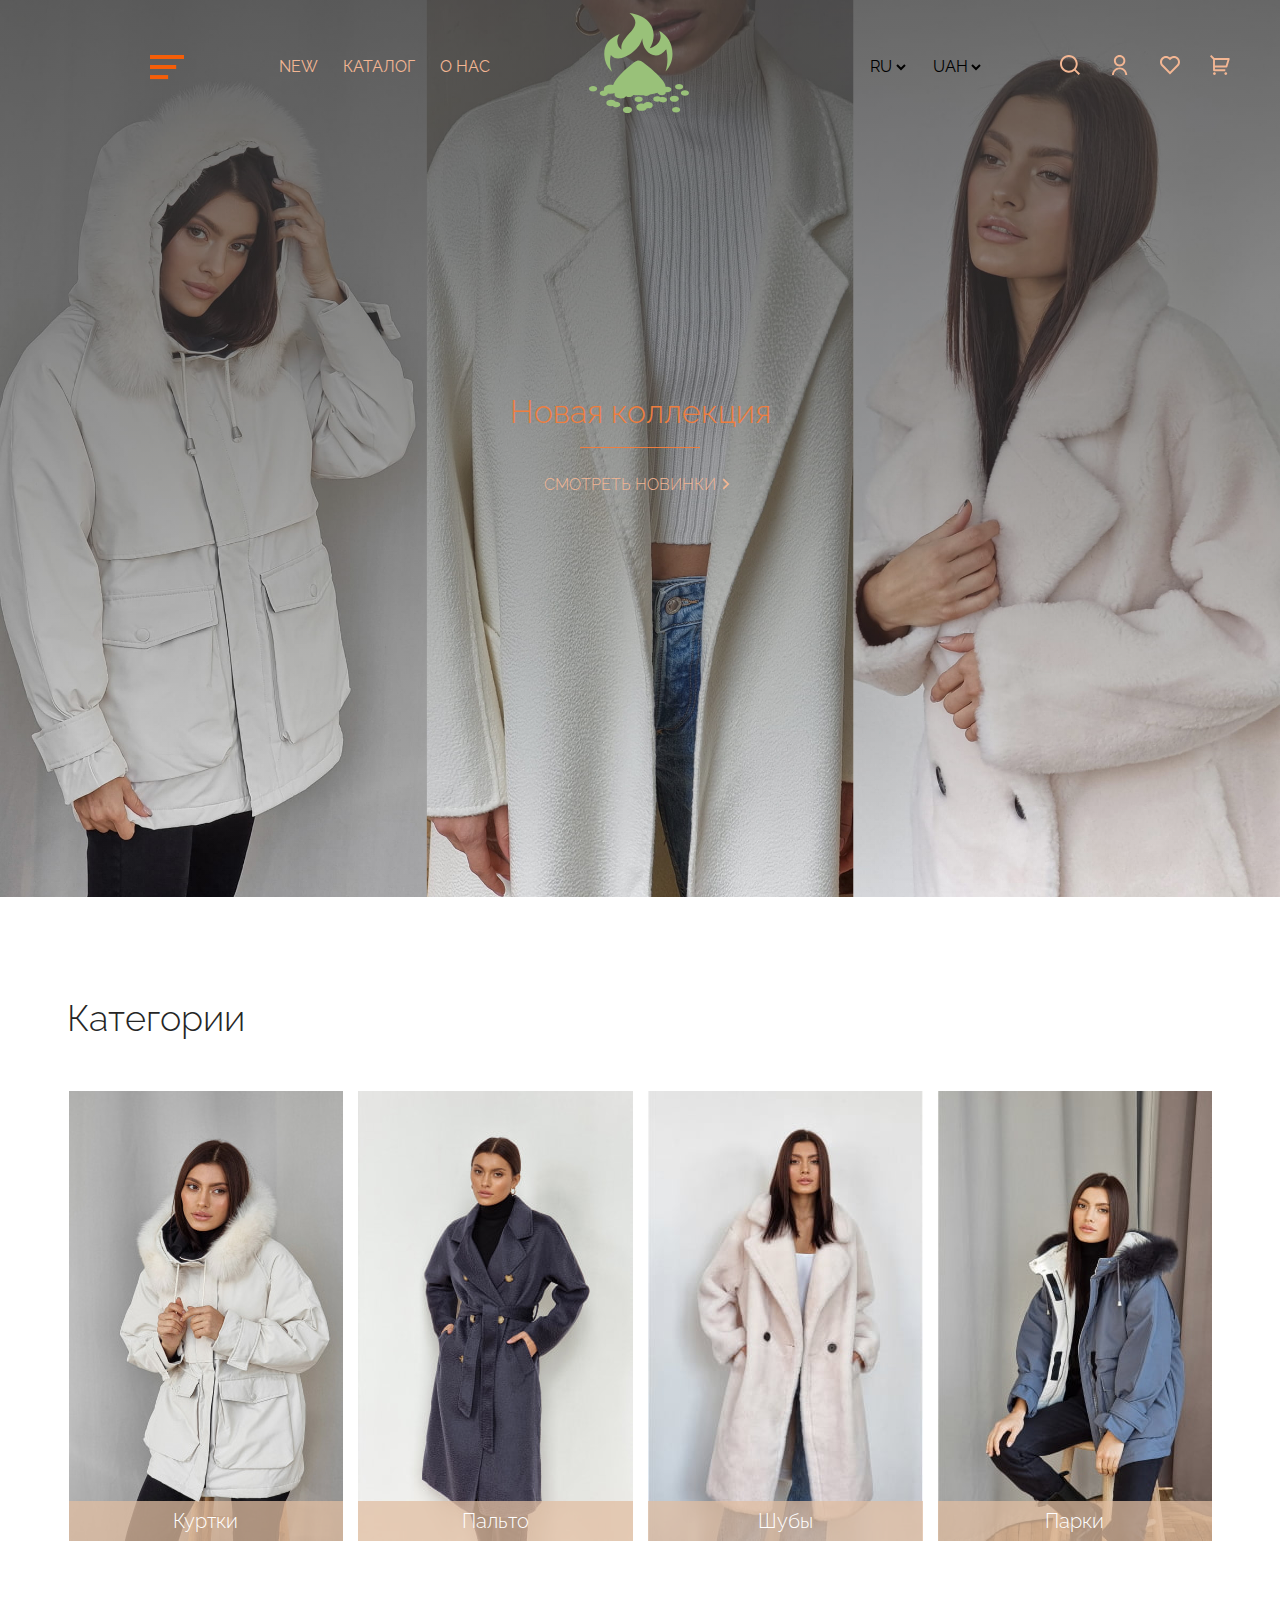
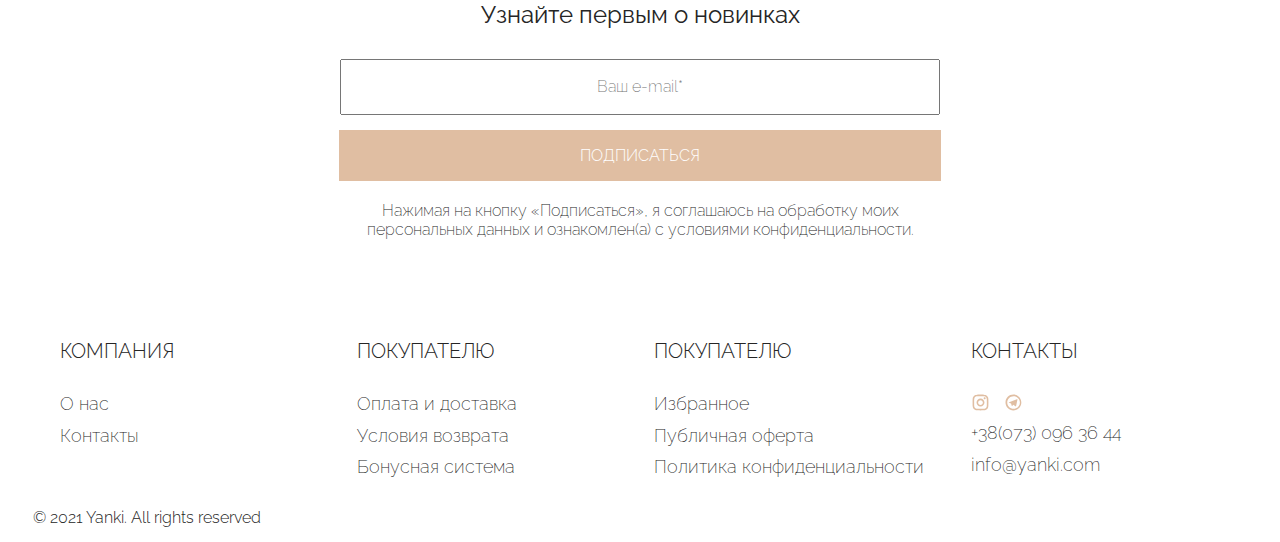
<file: index.html>
<!DOCTYPE html>
<html lang="ru">
  <head>
    <meta charset="UTF-8" />
    <meta http-equiv="X-UA-Compatible" content="IE=edge" />
    <meta name="viewport" content="width=device-width, initial-scale=1.0" />
    <title>Spices</title>
    <link rel="preconnect" href="https://fonts.googleapis.com" />
    <link rel="preconnect" href="https://fonts.gstatic.com" crossorigin />
    <link
      href="https://fonts.googleapis.com/css2?family=Raleway:wght@200;300;400;500;600&display=swap"
      rel="stylesheet"
    />
    <link
      rel="stylesheet"
      href="https://cdnjs.cloudflare.com/ajax/libs/modern-normalize/1.1.0/modern-normalize.min.css"
    />
    <link rel="stylesheet" href="./css/main.min.css" />
  </head>

  <body>
    <!-- Header -->
    <header>
      <div class="container header">
        <div class="nav-box">
          <button type="button" class="btn-menu">
            <svg viewBox="0 0 100 100" class="icon-menu">
              <use xlink:href="./images/icons.svg#icon-btn-menu_header"></use>
            </svg>
          </button>
          <select name="language" class="select-mob">
            <option value="ua" class="test">UA</option>
            <option value="en" class="test">EN</option>
            <option value="ru" selected class="test">RU</option>
          </select>
          <nav class="header-nav">
            <div class="logo">
              <a href="index.html">
                <svg viewBox="0 0 100 100" class="icon-logo">
                  <use xlink:href="./images/logo.svg#icon-logo"></use>
                </svg>
              </a>
            </div>
            <ul class="header-list list">
              <li class="header-item">
                <a href="" class="header-link link">NEW</a>
              </li>
              <li class="header-item">
                <a href="catalog.html" class="header-link link current-nav">КАТАЛОГ</a>
              </li>
              <li class="header-item">
                <a href="" class="header-link link">О НАС</a>
              </li>
            </ul>
          </nav>
        </div>

        <div class="actions-box">
          <div class="select-box">
            <select name="language" class="select-desktop">
              <option value="ua">UA</option>
              <option value="en">EN</option>
              <option value="ru" selected>RU</option>
            </select>

            <select name="language" class="select-desktop">
              <option value="uah" selected class="option">UAH</option>
              <option value="usd" class="option">USD</option>
              <option value="eur" class="option">EUR</option>
            </select>
          </div>
          <div class="actions">
            <ul class="actions-list list">
              <li class="actions-item">
                <a href="" class="actions-link link">
                  <svg viewBox="0 0 100 100" class="icon-actions">
                    <use xlink:href="./images/icons.svg#icon-search"></use>
                  </svg>
                </a>
              </li>
              <li class="actions-item">
                <a href="" class="actions-link link">
                  <svg viewBox="0 0 100 100" class="icon-actions">
                    <use xlink:href="./images/icons.svg#icon-profile"></use>
                  </svg>
                </a>
              </li>
              <li class="actions-item">
                <a href="" class="actions-link link">
                  <svg viewBox="0 0 100 100" class="icon-actions">
                    <use xlink:href="./images/icons.svg#icon-favorites"></use>
                  </svg>
                </a>
              </li>
              <li class="actions-item">
                <a href="" class="actions-link link">
                  <svg viewBox="0 0 100 100" class="icon-actions">
                    <use xlink:href="./images/icons.svg#icon-basket"></use>
                  </svg>
                </a>
              </li>
            </ul>

            <ul class="actions-list-mob list">
              <li class="actions-item">
                <a href="" class="link">
                  <svg viewBox="0 0 100 100" class="icon-actions">
                    <use xlink:href="./images/icons.svg#icon-search"></use>
                  </svg>
                </a>
              </li>
              <li class="actions-item">
                <a href="" class="link">
                  <svg viewBox="0 0 100 100" class="icon-actions">
                    <use xlink:href="./images/icons.svg#icon-profile"></use>
                  </svg>
                </a>
              </li>
            </ul>
          </div>
        </div>
      </div>
    </header>

    <main class="main">
      <!-- Hero -->
      <section class="hero">
        <div class="container hero-box">
          <div class="hero-bg"></div>
          <h1 class="hero-title">Новая коллекция</h1>
          <div class="hero-line"></div>
          <button type="button" class="hero-btn">
            Смотреть Новинки
            <svg viewBox="0 0 100 100" class="icon-btn" width="14">
              <use xlink:href="./images/icons.svg#icon-btn-hero-v"></use>
            </svg>
          </button>
        </div>
      </section>

      <!-- Categories -->
      <section class="categories-s">
        <div class="container categories-box">
          <h2 hidden></h2>
          <h3 class="categories-title">
            <a href="catalog.html" class="categories-title-link link"> Категории </a>
          </h3>
          <ul class="categories-list list">
            <li class="categories-item">
              <a href="" class="categories-link link">
                <div class="categories-overley">
                  <img
                    srcset="
                      ./images/categories/274/jacket274.jpg   274w,
                      ./images/categories/165/jacket165.jpg   165w,
                      ./images/categories/274/jacket274@2.jpg 548w,
                      ./images/categories/165/jacket165@2.jpg 330w
                    "
                    sizes="(min-width: 1920px) 274px, (min-width: 768px) 274px, (min-width: 375px) 165px"
                    src="./images/categories/274/jacket274.jpg"
                    alt="Куртки"
                  />
                  <div class="overley-text">
                    <p class="categories-text">Куртки</p>
                  </div>
                </div>
              </a>
            </li>
            <li class="categories-item">
              <a href="" class="categories-link link">
                <div class="categories-overley">
                  <img
                    srcset="
                      ./images/categories/274/coat274.jpg   274w,
                      ./images/categories/165/coat165.jpg   165w,
                      ./images/categories/274/coat274@2.jpg 548w,
                      ./images/categories/165/coat165@2.jpg 330w
                    "
                    sizes="(min-width: 1920px) 274px, (min-width: 768px) 274px, (min-width: 375px) 165px"
                    src="./images/categories/274/coat274.jpg"
                    alt="Пальто"
                  />
                  <div class="overley-text">
                    <p class="categories-text">Пальто</p>
                  </div>
                </div>
              </a>
            </li>
            <li class="categories-item">
              <a href="" class="categories-link link">
                <div class="categories-overley">
                  <img
                    srcset="
                      ./images/categories/274/fur_coat274.jpg   274w,
                      ./images/categories/165/fur_coat165.jpg   165w,
                      ./images/categories/274/fur_coat274@2.jpg 548w,
                      ./images/categories/165/fur_coat165@2.jpg 330w
                    "
                    sizes="(min-width: 1920px) 274px, (min-width: 768px) 274px, (min-width: 375px) 165px"
                    src="./images/categories/274/fur_coat274.jpg"
                    alt="Шубы"
                  />
                  <div class="overley-text">
                    <p class="categories-text">Шубы</p>
                  </div>
                </div>
              </a>
            </li>
            <li class="categories-item">
              <a href="" class="categories-link link">
                <div class="categories-overley">
                  <img
                    srcset="
                      ./images/categories/274/parka274.jpg   274w,
                      ./images/categories/165/parka165.jpg   165w,
                      ./images/categories/274/parka274@2.jpg 548w,
                      ./images/categories/165/parka165@2.jpg 330w
                    "
                    sizes="(min-width: 1920px) 274px, (min-width: 768px) 274px, (min-width: 375px) 165px"
                    src="./images/categories/274/parka274.jpg"
                    alt="Парки"
                  />
                  <div class="overley-text">
                    <p class="categories-text">Парки</p>
                  </div>
                </div>
              </a>
            </li>
          </ul>
          <div class="arrow-link-categories">
            <a href="catalog.html">
              <svg viewBox="0 0 100 100" class="arrow-link" width="19">
                <use xlink:href="./images/icons.svg#icon-btn-hero-v"></use>
              </svg>
            </a>
          </div>
        </div>
      </section>

      <!-- Subscription -->
      <section>
        <div class="container subscribe">
          <div class="subscribe-box">
            <form name="subscribe-form" class="subscribe-form" autocomplete="on" novalidate>
              <label class="subscribe-label">
                <p class="subscribe-text">
                  <b>Узнайте первым о новинках</b>
                </p>
                <div class="subscribe-input">
                  <input
                    class="subscribe-email"
                    type="email"
                    name="email"
                    placeholder="Ваш e-mail*"
                  />
                </div>
              </label>
              <div class="subscribe-btn-box">
                <button type="button" class="subscribe-btn">ПОДПИСАТЬСЯ</button>
                <p class="agreement-text">
                  Нажимая на кнопку «Подписаться», я соглашаюсь на обработку моих персональных
                  данных и ознакомлен(а) с условиями конфиденциальности.
                </p>
              </div>
            </form>
          </div>
        </div>
      </section>
    </main>

    <!-- Footer -->
    <footer class="footer">
      <!-- Navigation -->
      <div class="container">
        <nav class="footer-nav">
          <ul class="footer-list list">
            <li class="footer-item">
              <a href="" class="footer-link link">КОМПАНИЯ </a>
              <svg viewBox="0 0 100 100" class="icon-footer">
                <use xlink:href="./images/icons.svg#icon-btn-hero-v"></use>
              </svg>
            </li>
            <div class="footer-line"></div>
            <li class="footer-item">
              <a href="" class="footer-link link">ПОЛЕЗНОЕ </a>
              <svg viewBox="0 0 100 100" class="icon-footer">
                <use xlink:href="./images/icons.svg#icon-btn-hero-v"></use>
              </svg>
            </li>
            <div class="footer-line"></div>
            <li class="footer-item">
              <a href="" class="footer-link link">ПОКУПАТЕЛЮ </a>
              <svg viewBox="0 0 100 100" class="icon-footer">
                <use xlink:href="./images/icons.svg#icon-btn-hero-v"></use>
              </svg>
            </li>
            <div class="footer-line"></div>
            <li class="footer-item">
              <a href="" class="footer-link--last link">КОНТАКТЫ </a>
            </li>
          </ul>
        </nav>
        <ul class="social-list list">
          <li class="social-item">
            <a href="" class="social-link link">
              <svg viewBox="0 0 100 100" class="social-footer" width="19">
                <use xlink:href="./images/icons.svg#icon-instagram-footer"></use>
              </svg>
            </a>
          </li>
          <li class="social-item">
            <a href="" class="social-link link">
              <svg viewBox="0 0 100 100" class="social-footer" width="19">
                <use xlink:href="./images/icons.svg#icon-telegram-footer"></use>
              </svg>
            </a>
          </li>
        </ul>
        <ul class="footer-contact__list list">
          <li class="footer-contact__item">
            <a href="tel:+380730963644" class="footer-contact__link link">+38(073) 096 36 44</a>
          </li>
          <li class="footer-contact__item">
            <a href="mailto:info@yanki.com" class="footer-contact__link link">info@yanki.com</a>
          </li>
        </ul>

        <!-- Footer desktop -->
        <nav class="footer-nav-desktop">
          <div class="company list-nav-footer">
            <b class="footer-title-desktop">КОМПАНИЯ</b>
            <ul class="footer-list-desktop company-list list">
              <li class="footer-item-desktop company-item">
                <a href="" class="footer-link-desktop company-link link">О нас</a>
              </li>
              <li class="footer-item-desktop company-item">
                <a href="" class="footer-link-desktop company-link link">Контакты</a>
              </li>
            </ul>
          </div>

          <div class="useful list-nav-footer">
            <b class="footer-title-desktop">ПОКУПАТЕЛЮ</b>
            <ul class="footer-list-desktop useful-list list">
              <li class="footer-item-desktop useful-item">
                <a href="" class="footer-link-desktop useful-link link">Оплата и доставка</a>
              </li>
              <li class="footer-item-desktop useful-item">
                <a href="" class="footer-link-desktop useful-link link">Условия возврата</a>
              </li>
              <li class="footer-item-desktop useful-item">
                <a href="" class="footer-link-desktop useful-link link">Бонусная система</a>
              </li>
            </ul>
          </div>

          <div class="buyer list-nav-footer">
            <b class="footer-title-desktop">ПОКУПАТЕЛЮ</b>
            <ul class="footer-list-desktop buyer-list list">
              <li class="footer-item-desktop buyer-item">
                <a href="" class="footer-link-desktop buyer-link link">Избранное</a>
              </li>
              <li class="footer-item-desktop buyer-item">
                <a href="" class="footer-link-desktop buyer-link link">Публичная оферта</a>
              </li>
              <li class="footer-item-desktop buyer-item">
                <a href="" class="footer-link-desktop buyer-link link"
                  >Политика конфиденциальности</a
                >
              </li>
            </ul>
          </div>

          <div class="contacts list-nav-footer">
            <b class="footer-title-desktop">КОНТАКТЫ</b>
            <ul class="footer-list-desktop contacts-list list">
              <li class="social-item-desktop">
                <a href="" class="social-link-desktop link">
                  <svg viewBox="0 0 100 100" class="social-footer-desctop" width="19">
                    <use xlink:href="./images/icons.svg#icon-instagram-footer"></use>
                  </svg>
                </a>
              </li>
              <li class="social-item-desktop">
                <a href="" class="social-link-desktop link">
                  <svg viewBox="0 0 100 100" class="social-footer-desctop" width="19">
                    <use xlink:href="./images/icons.svg#icon-telegram-footer"></use>
                  </svg>
                </a>
              </li>
              <li class="contacts-item">
                <a href="mailto:info@yanki.com" class="footer-link-desktop contacts-link link">
                  +38(073) 096 36 44</a
                >
              </li>
              <li class="contacts-item">
                <a href="mailto:info@yanki.com" class="footer-link-desktop contacts-link link">
                  info@yanki.com</a
                >
              </li>
            </ul>
          </div>
        </nav>
        <p class="copyright">&#169; 2021 Yanki. All rights reserved</p>
      </div>
    </footer>
  </body>
</html>
</file>
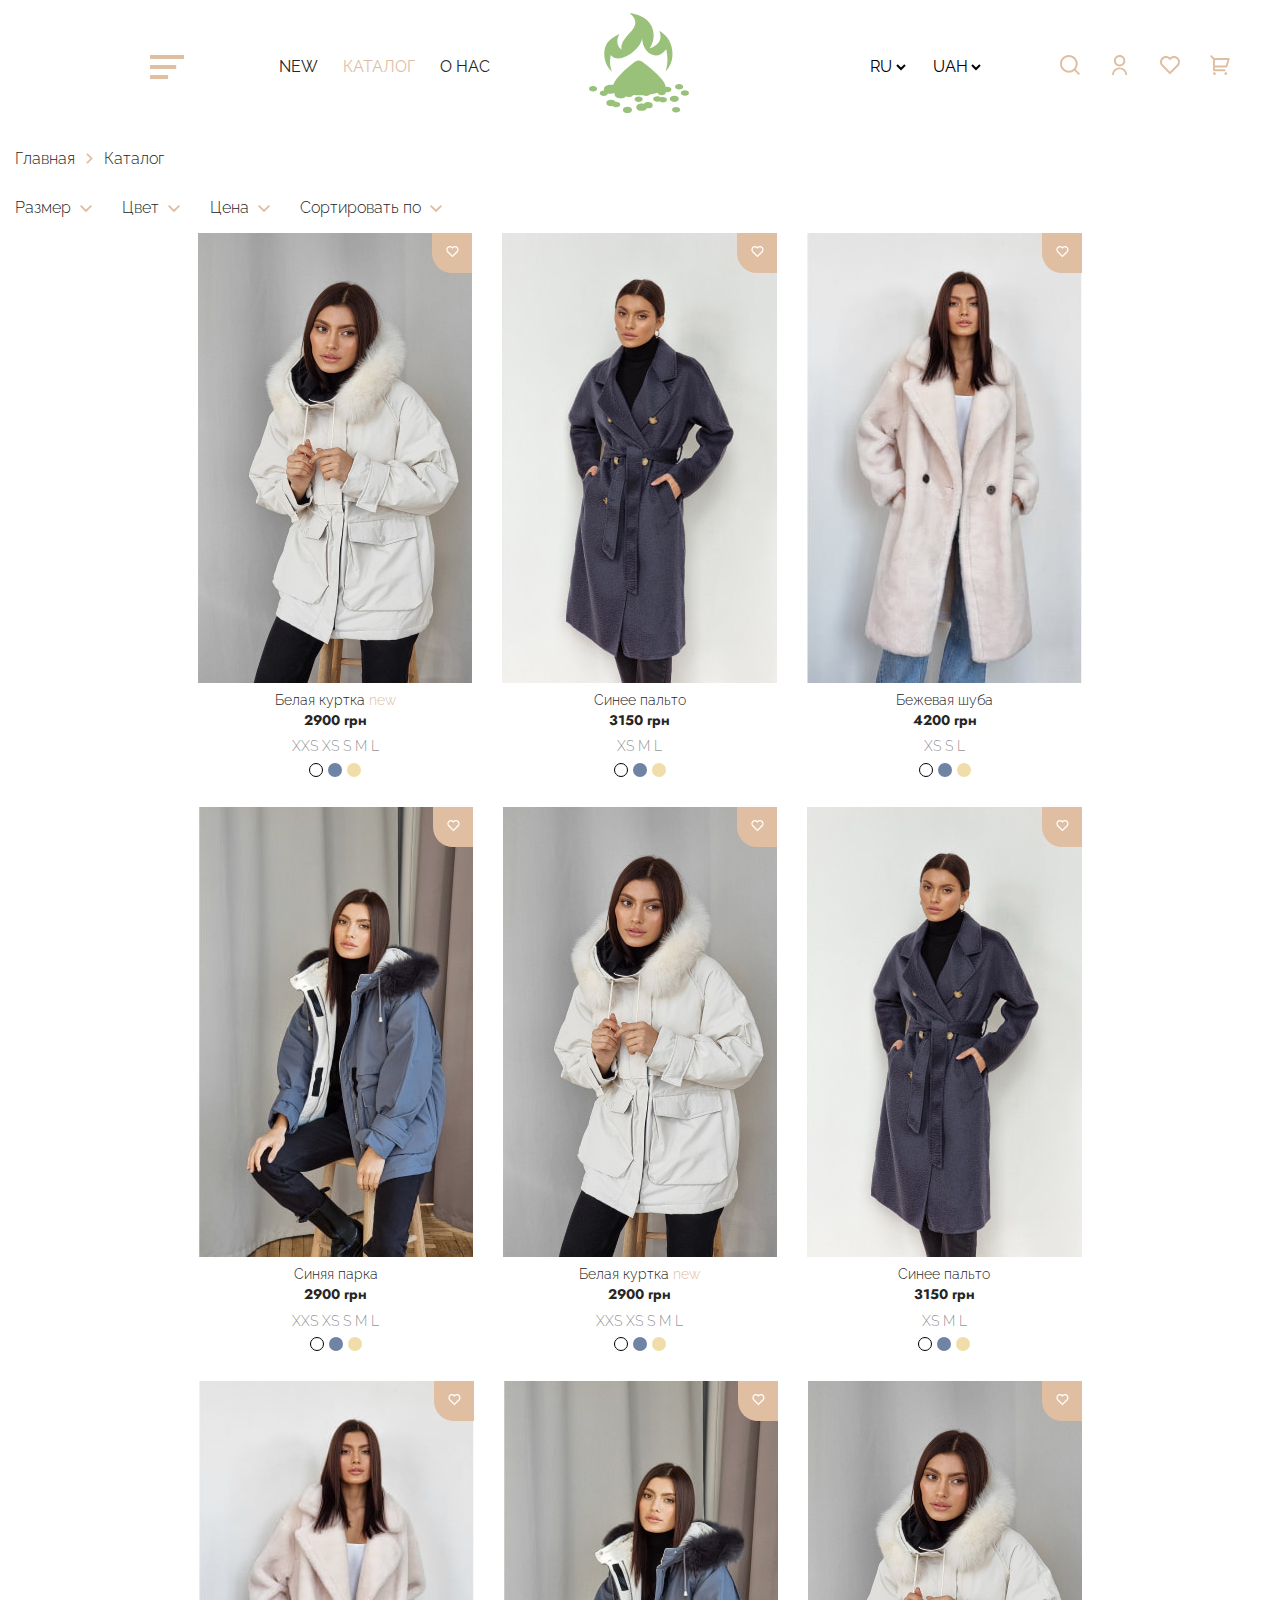
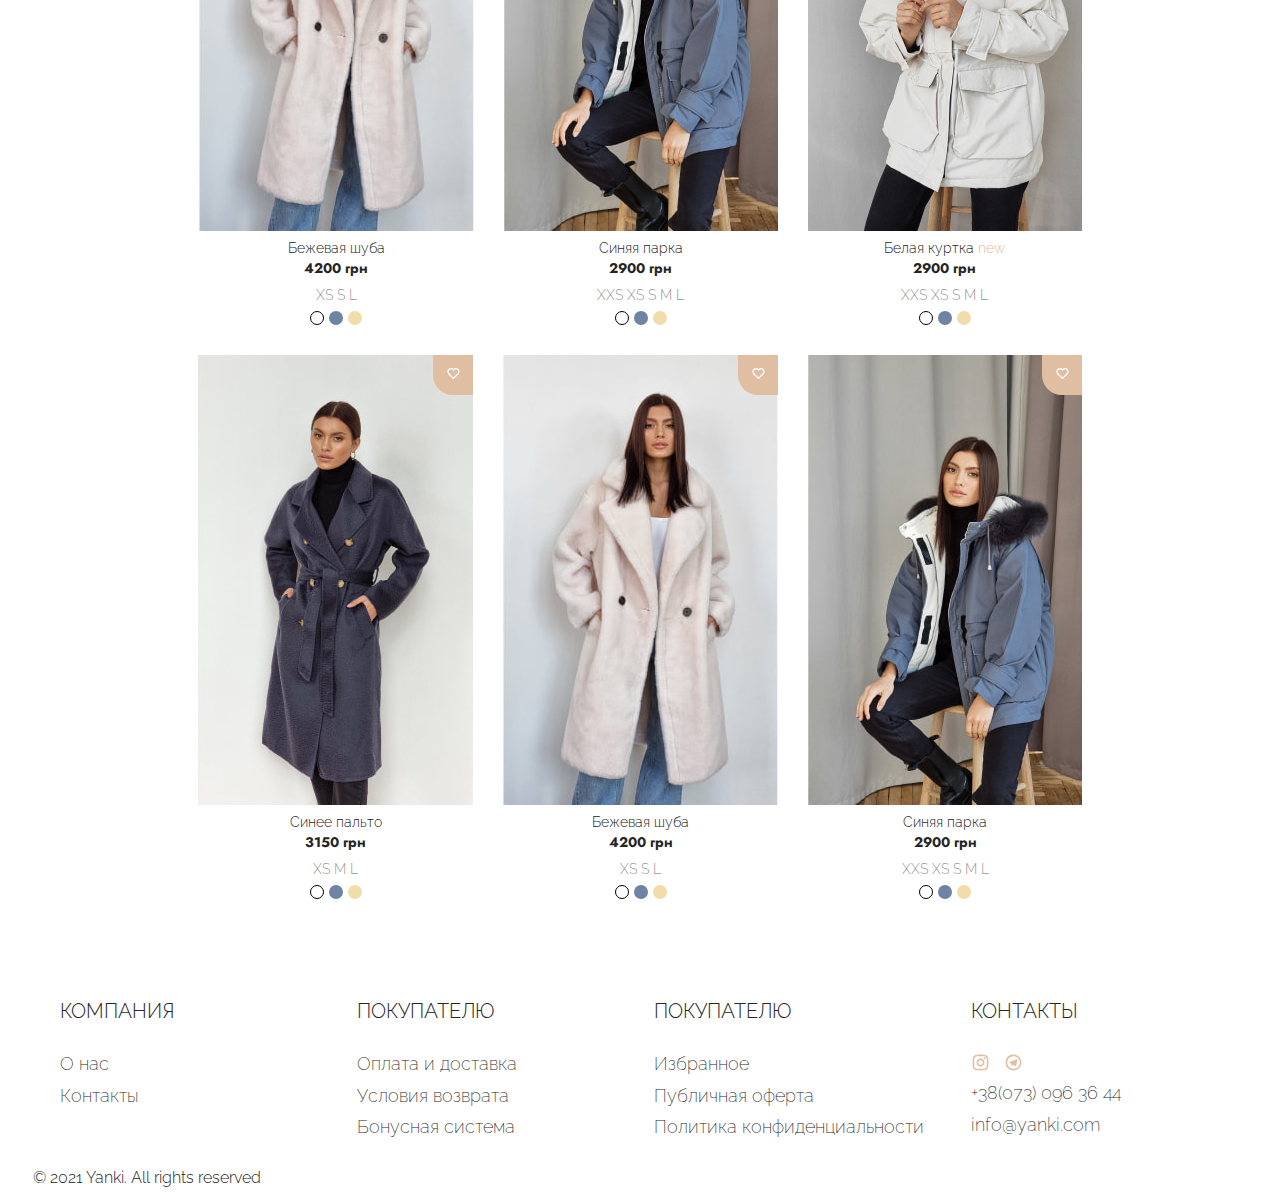
<file: catalog.html>
<!DOCTYPE html>
<html lang="ru">
  <head>
    <meta charset="UTF-8" />
    <meta http-equiv="X-UA-Compatible" content="IE=edge" />
    <meta name="viewport" content="width=device-width, initial-scale=1.0" />
    <title>Каталог</title>
    <link rel="preconnect" href="https://fonts.googleapis.com" />
    <link rel="preconnect" href="https://fonts.gstatic.com" crossorigin />
    <link
      href="https://fonts.googleapis.com/css2?family=Jost:wght@400;500;700&family=Raleway:wght@200;300;400;500;600&display=swap"
      rel="stylesheet"
    />
    <link
      rel="stylesheet"
      href="https://cdnjs.cloudflare.com/ajax/libs/modern-normalize/1.1.0/modern-normalize.min.css"
    />
    <link rel="stylesheet" href="./css/catalog.min.css" />
  </head>
  <body>
    <header>
      <div class="container header">
        <div class="nav-box">
          <button type="button" class="btn-menu">
            <svg viewBox="0 0 100 100" class="icon-menu">
              <use xlink:href="./images/icons.svg#icon-btn-menu_header"></use>
            </svg>
          </button>
          <select name="language" class="select-mob">
            <option value="ua" class="test">UA</option>
            <option value="en" class="test">EN</option>
            <option value="ru" selected class="test">RU</option>
          </select>
          <nav class="header-nav">
            <div class="logo">
              <a href="index.html">
                <svg viewBox="0 0 100 100" class="icon-logo">
                  <use xlink:href="./images/logo.svg#icon-logo"></use>
                </svg>
              </a>
            </div>
            <ul class="header-list list">
              <li class="header-item">
                <a href="" class="header-link link">NEW</a>
              </li>
              <li class="header-item">
                <a href="" class="header-link link current-nav">КАТАЛОГ</a>
              </li>
              <li class="header-item">
                <a href="" class="header-link link">О НАС</a>
              </li>
            </ul>
          </nav>
        </div>

        <div class="actions-box">
          <div class="select-box">
            <select name="language" class="select-desktop">
              <option value="ua">UA</option>
              <option value="en">EN</option>
              <option value="ru" selected>RU</option>
            </select>

            <select name="language" class="select-desktop">
              <option value="uah" selected class="option">UAH</option>
              <option value="usd" class="option">USD</option>
              <option value="eur" class="option">EUR</option>
            </select>
          </div>
          <div class="actions">
            <ul class="actions-list list">
              <li class="actions-item">
                <a href="" class="actions-link link">
                  <svg viewBox="0 0 100 100" class="icon-actions">
                    <use xlink:href="./images/icons.svg#icon-search"></use>
                  </svg>
                </a>
              </li>
              <li class="actions-item">
                <a href="" class="actions-link link">
                  <svg viewBox="0 0 100 100" class="icon-actions">
                    <use xlink:href="./images/icons.svg#icon-profile"></use>
                  </svg>
                </a>
              </li>
              <li class="actions-item">
                <a href="" class="actions-link link">
                  <svg viewBox="0 0 100 100" class="icon-actions">
                    <use xlink:href="./images/icons.svg#icon-favorites"></use>
                  </svg>
                </a>
              </li>
              <li class="actions-item">
                <a href="" class="actions-link link">
                  <svg viewBox="0 0 100 100" class="icon-actions">
                    <use xlink:href="./images/icons.svg#icon-basket"></use>
                  </svg>
                </a>
              </li>
            </ul>

            <ul class="actions-list-mob list">
              <li class="actions-item">
                <a href="" class="link">
                  <svg viewBox="0 0 100 100" class="icon-actions">
                    <use xlink:href="./images/icons.svg#icon-search"></use>
                  </svg>
                </a>
              </li>
              <li class="actions-item">
                <a href="" class="link">
                  <svg viewBox="0 0 100 100" class="icon-actions">
                    <use xlink:href="./images/icons.svg#icon-profile"></use>
                  </svg>
                </a>
              </li>
            </ul>
          </div>
        </div>
      </div>
    </header>

    <!-- Catalog images -->
    <main class="main">
      <section class="filters">
        <div class="container">
          <div class="menu-filter">
            <b class="menu-filter-text">Главная</b>
            <svg viewBox="0 0 100 100" class="arrow-filter" width="14">
              <use xlink:href="./images/icons.svg#icon-btn-hero-v"></use>
            </svg>
            <b class="menu-filter-text">Каталог</b>
          </div>
          <div class="btn-catalog-box">
            <button type="button" class="btn-catalog">
              Каталог
              <svg viewBox="0 0 100 100" class="icon-arrow" width="12">
                <use xlink:href="./images/icons.svg#icon-arrow"></use>
              </svg>
            </button>
          </div>
          <!-- Mobile filter-box -->
          <div class="filter-box">
            <b class="text-filter">Фильтры</b>
            <svg viewBox="0 0 100 100" class="icon-filter" width="14">
              <use xlink:href="./images/icons.svg#icon-felters"></use>
            </svg>
            <svg viewBox="0 0 100 100" class="arrow-filter-deg" width="14">
              <use xlink:href="./images/icons.svg#icon-btn-hero-v"></use>
            </svg>
          </div>
          <div class="line-box">
          <div class="line-filter"></div>
          </div>

          <!-- Tablet filter-box -->
          <ul class="tab-filter-list list">
            <li class="tab-filter-item">
              <a href="" class="tab-filter-link link">
                Размер
                <svg viewBox="0 0 100 100" class="tab-icon-arrow" width="12">
                  <use xlink:href="./images/icons.svg#icon-arrow"></use>
                </svg>
              </a>
            </li>
            <li class="tab-filter-item">
              <a href="" class="tab-filter-link link">
                Цвет
                <svg viewBox="0 0 100 100" class="tab-icon-arrow" width="12">
                  <use xlink:href="./images/icons.svg#icon-arrow"></use>
                </svg>
              </a>
            </li>
            <li class="tab-filter-item">
              <a href="" class="tab-filter-link link">
                Цена
                <svg viewBox="0 0 100 100" class="tab-icon-arrow" width="12">
                  <use xlink:href="./images/icons.svg#icon-arrow"></use>
                </svg>
              </a>
            </li>
            <li class="tab-filter-item">
              <a href="" class="tab-filter-link link">
                Сортировать по
                <svg viewBox="0 0 100 100" class="tab-icon-arrow" width="12">
                  <use xlink:href="./images/icons.svg#icon-arrow"></use>
                </svg>
              </a>
            </li>
          </ul>
        </div>
      </section>

      <!-- Cards -->
      <section class="cards">
        <div class="container cards-box">
          <ul class="cards-list list">
            <li class="cards-item">
              <div class="cards-overley">
                <a href="" class="cards-link link">
                  <img
                    srcset="
                      ./images/categories/274/jacket274.jpg   274w,
                      ./images/categories/165/jacket165.jpg   165w,
                      ./images/categories/274/jacket274@2.jpg 548w,
                      ./images/categories/165/jacket165@2.jpg 330w
                    "
                    sizes="(min-width: 1920px) 274px, (min-width: 768px) 274px, (min-width: 375px) 165px"
                    src="./images/categories/274/jacket274.jpg"
                    alt="Куртки"
                  />
                  <div class="like-overlay">
                    <svg viewBox="0 0 100 100" class="icon-like" width="13">
                      <use xlink:href="./images/icons.svg#icon-like"></use>
                    </svg>
                    <span class="like-full"></span>
                  </div>
                </a>
                <div class="cards-text">
                  <p class="cards-name">Белая куртка <span class="cards-new">new</span></p>
                  <p class="cards-price">2900 грн</p>
                  <p class="cards-size">XXS XS S M L</p>
                  <ul class="selection-color-list list">
                    <li class="selection-color-item"></li>
                    <li class="selection-color-item"></li>
                    <li class="selection-color-item"></li>
                  </ul>
                </div>
              </div>
            </li>
            <li class="cards-item">
              <div class="cards-overley">
                <a href="" class="cards-link link">
                  <img
                    srcset="
                      ./images/categories/274/coat274.jpg   274w,
                      ./images/categories/165/coat165.jpg   165w,
                      ./images/categories/274/coat274@2.jpg 548w,
                      ./images/categories/165/coat165@2.jpg 330w
                    "
                    sizes="(min-width: 1920px) 274px, (min-width: 768px) 274px, (min-width: 375px) 165px"
                    src="./images/categories/274/coat274.jpg"
                    alt="Пальто"
                  />
                  <div class="like-overlay">
                    <svg viewBox="0 0 100 100" class="icon-like" width="13">
                      <use xlink:href="./images/icons.svg#icon-like"></use>
                    </svg>
                  </div>
                </a>
                <div class="cards-text">
                  <p class="cards-name">Синее пальто</p>
                  <p class="cards-price">3150 грн</p>
                  <p class="cards-size">XS M L</p>
                  <ul class="selection-color-list list">
                    <li class="selection-color-item"></li>
                    <li class="selection-color-item"></li>
                    <li class="selection-color-item"></li>
                  </ul>
                </div>
              </div>
            </li>
            <li class="cards-item">
              <div class="cards-overley">
                <a href="" class="cards-link link">
                  <img
                    srcset="
                      ./images/categories/274/fur_coat274.jpg   274w,
                      ./images/categories/165/fur_coat165.jpg   165w,
                      ./images/categories/274/fur_coat274@2.jpg 548w,
                      ./images/categories/165/fur_coat165@2.jpg 330w
                    "
                    sizes="(min-width: 1920px) 274px, (min-width: 768px) 274px, (min-width: 375px) 165px"
                    src="./images/categories/274/fur_coat274.jpg"
                    alt="Шубы"
                  />
                  <div class="like-overlay">
                    <svg viewBox="0 0 100 100" class="icon-like" width="13">
                      <use xlink:href="./images/icons.svg#icon-like"></use>
                    </svg>
                  </div>
                </a>
                <div class="cards-text">
                  <p class="cards-name">Бежевая шуба</p>
                  <p class="cards-price">4200 грн</p>
                  <p class="cards-size">XS S L</p>
                  <ul class="selection-color-list list">
                    <li class="selection-color-item"></li>
                    <li class="selection-color-item"></li>
                    <li class="selection-color-item"></li>
                  </ul>
                </div>
              </div>
            </li>
            <li class="cards-item">
              <div class="cards-overley">
                <a href="" class="cards-link link">
                  <img
                    srcset="
                      ./images/categories/274/parka274.jpg   274w,
                      ./images/categories/165/parka165.jpg   165w,
                      ./images/categories/274/parka274@2.jpg 548w,
                      ./images/categories/165/parka165@2.jpg 330w
                    "
                    sizes="(min-width: 1920px) 274px, (min-width: 768px) 274px, (min-width: 375px) 165px"
                    src="./images/categories/274/parka274.jpg"
                    alt="Парки"
                  />
                  <div class="like-overlay">
                    <svg viewBox="0 0 100 100" class="icon-like" width="13">
                      <use xlink:href="./images/icons.svg#icon-like"></use>
                    </svg>
                  </div>
                </a>
                <div class="cards-text">
                  <p class="cards-name">Синяя парка</p>
                  <p class="cards-price">2900 грн</p>
                  <p class="cards-size">XXS XS S M L</p>
                  <ul class="selection-color-list list">
                    <li class="selection-color-item"></li>
                    <li class="selection-color-item"></li>
                    <li class="selection-color-item"></li>
                  </ul>
                </div>
              </div>
            </li>
            <li class="cards-item">
              <div class="cards-overley">
                <a href="" class="cards-link link">
                  <img
                    srcset="
                      ./images/categories/274/jacket274.jpg   274w,
                      ./images/categories/165/jacket165.jpg   165w,
                      ./images/categories/274/jacket274@2.jpg 548w,
                      ./images/categories/165/jacket165@2.jpg 330w
                    "
                    sizes="(min-width: 1920px) 274px, (min-width: 768px) 274px, (min-width: 375px) 165px"
                    src="./images/categories/274/jacket274.jpg"
                    alt="Куртки"
                  />
                  <div class="like-overlay">
                    <svg viewBox="0 0 100 100" class="icon-like" width="13">
                      <use xlink:href="./images/icons.svg#icon-like"></use>
                    </svg>
                  </div>
                </a>
                <div class="cards-text">
                  <p class="cards-name">Белая куртка <span class="cards-new">new</span></p>
                  <p class="cards-price">2900 грн</p>
                  <p class="cards-size">XXS XS S M L</p>
                  <ul class="selection-color-list list">
                    <li class="selection-color-item"></li>
                    <li class="selection-color-item"></li>
                    <li class="selection-color-item"></li>
                  </ul>
                </div>
              </div>
            </li>
            <li class="cards-item">
              <div class="cards-overley">
                <a href="" class="cards-link link">
                  <img
                    srcset="
                      ./images/categories/274/coat274.jpg   274w,
                      ./images/categories/165/coat165.jpg   165w,
                      ./images/categories/274/coat274@2.jpg 548w,
                      ./images/categories/165/coat165@2.jpg 330w
                    "
                    sizes="(min-width: 1920px) 274px, (min-width: 768px) 274px, (min-width: 375px) 165px"
                    src="./images/categories/274/coat274.jpg"
                    alt="Пальто"
                  />
                  <div class="like-overlay">
                    <svg viewBox="0 0 100 100" class="icon-like" width="13">
                      <use xlink:href="./images/icons.svg#icon-like"></use>
                    </svg>
                  </div>
                </a>
                <div class="cards-text">
                  <p class="cards-name">Синее пальто</p>
                  <p class="cards-price">3150 грн</p>
                  <p class="cards-size">XS M L</p>
                  <ul class="selection-color-list list">
                    <li class="selection-color-item"></li>
                    <li class="selection-color-item"></li>
                    <li class="selection-color-item"></li>
                  </ul>
                </div>
              </div>
            </li>
            <li class="cards-item">
              <div class="cards-overley">
                <a href="" class="cards-link link">
                  <img
                    srcset="
                      ./images/categories/274/fur_coat274.jpg   274w,
                      ./images/categories/165/fur_coat165.jpg   165w,
                      ./images/categories/274/fur_coat274@2.jpg 548w,
                      ./images/categories/165/fur_coat165@2.jpg 330w
                    "
                    sizes="(min-width: 1920px) 274px, (min-width: 768px) 274px, (min-width: 375px) 165px"
                    src="./images/categories/274/fur_coat274.jpg"
                    alt="Шубы"
                  />
                  <div class="like-overlay">
                    <svg viewBox="0 0 100 100" class="icon-like" width="13">
                      <use xlink:href="./images/icons.svg#icon-like"></use>
                    </svg>
                  </div>
                </a>
                <div class="cards-text">
                  <p class="cards-name">Бежевая шуба</p>
                  <p class="cards-price">4200 грн</p>
                  <p class="cards-size">XS S L</p>
                  <ul class="selection-color-list list">
                    <li class="selection-color-item"></li>
                    <li class="selection-color-item"></li>
                    <li class="selection-color-item"></li>
                  </ul>
                </div>
              </div>
            </li>
            <li class="cards-item">
              <div class="cards-overley">
                <a href="" class="cards-link link">
                  <img
                    srcset="
                      ./images/categories/274/parka274.jpg   274w,
                      ./images/categories/165/parka165.jpg   165w,
                      ./images/categories/274/parka274@2.jpg 548w,
                      ./images/categories/165/parka165@2.jpg 330w
                    "
                    sizes="(min-width: 1920px) 274px, (min-width: 768px) 274px, (min-width: 375px) 165px"
                    src="./images/categories/274/parka274.jpg"
                    alt="Парки"
                  />
                  <div class="like-overlay">
                    <svg viewBox="0 0 100 100" class="icon-like" width="13">
                      <use xlink:href="./images/icons.svg#icon-like"></use>
                    </svg>
                  </div>
                </a>
                <div class="cards-text">
                  <p class="cards-name">Синяя парка</p>
                  <p class="cards-price">2900 грн</p>
                  <p class="cards-size">XXS XS S M L</p>
                  <ul class="selection-color-list list">
                    <li class="selection-color-item"></li>
                    <li class="selection-color-item"></li>
                    <li class="selection-color-item"></li>
                  </ul>
                </div>
              </div>
            </li>
            <li class="cards-item">
              <div class="cards-overley">
                <a href="" class="cards-link link">
                  <img
                    srcset="
                      ./images/categories/274/jacket274.jpg   274w,
                      ./images/categories/165/jacket165.jpg   165w,
                      ./images/categories/274/jacket274@2.jpg 548w,
                      ./images/categories/165/jacket165@2.jpg 330w
                    "
                    sizes="(min-width: 1920px) 274px, (min-width: 768px) 274px, (min-width: 375px) 165px"
                    src="./images/categories/274/jacket274.jpg"
                    alt="Куртки"
                  />
                  <div class="like-overlay">
                    <svg viewBox="0 0 100 100" class="icon-like" width="13">
                      <use xlink:href="./images/icons.svg#icon-like"></use>
                    </svg>
                  </div>
                </a>
                <div class="cards-text">
                  <p class="cards-name">Белая куртка <span class="cards-new">new</span></p>
                  <p class="cards-price">2900 грн</p>
                  <p class="cards-size">XXS XS S M L</p>
                  <ul class="selection-color-list list">
                    <li class="selection-color-item"></li>
                    <li class="selection-color-item"></li>
                    <li class="selection-color-item"></li>
                  </ul>
                </div>
              </div>
            </li>
            <li class="cards-item">
              <div class="cards-overley">
                <a href="" class="cards-link link">
                  <img
                    srcset="
                      ./images/categories/274/coat274.jpg   274w,
                      ./images/categories/165/coat165.jpg   165w,
                      ./images/categories/274/coat274@2.jpg 548w,
                      ./images/categories/165/coat165@2.jpg 330w
                    "
                    sizes="(min-width: 1920px) 274px, (min-width: 768px) 274px, (min-width: 375px) 165px"
                    src="./images/categories/274/coat274.jpg"
                    alt="Пальто"
                  />
                  <div class="like-overlay">
                    <svg viewBox="0 0 100 100" class="icon-like" width="13">
                      <use xlink:href="./images/icons.svg#icon-like"></use>
                    </svg>
                  </div>
                </a>
                <div class="cards-text">
                  <p class="cards-name">Синее пальто</p>
                  <p class="cards-price">3150 грн</p>
                  <p class="cards-size">XS M L</p>
                  <ul class="selection-color-list list">
                    <li class="selection-color-item"></li>
                    <li class="selection-color-item"></li>
                    <li class="selection-color-item"></li>
                  </ul>
                </div>
              </div>
            </li>
            <li class="cards-item">
              <div class="cards-overley">
                <a href="" class="cards-link link">
                  <img
                    srcset="
                      ./images/categories/274/fur_coat274.jpg   274w,
                      ./images/categories/165/fur_coat165.jpg   165w,
                      ./images/categories/274/fur_coat274@2.jpg 548w,
                      ./images/categories/165/fur_coat165@2.jpg 330w
                    "
                    sizes="(min-width: 1920px) 274px, (min-width: 768px) 274px, (min-width: 375px) 165px"
                    src="./images/categories/274/fur_coat274.jpg"
                    alt="Шубы"
                  />
                  <div class="like-overlay">
                    <svg viewBox="0 0 100 100" class="icon-like" width="13">
                      <use xlink:href="./images/icons.svg#icon-like"></use>
                    </svg>
                  </div>
                </a>
                <div class="cards-text">
                  <p class="cards-name">Бежевая шуба</p>
                  <p class="cards-price">4200 грн</p>
                  <p class="cards-size">XS S L</p>
                  <ul class="selection-color-list list">
                    <li class="selection-color-item"></li>
                    <li class="selection-color-item"></li>
                    <li class="selection-color-item"></li>
                  </ul>
                </div>
              </div>
            </li>
            <li class="cards-item">
              <div class="cards-overley">
                <a href="" class="cards-link link">
                  <img
                    srcset="
                      ./images/categories/274/parka274.jpg   274w,
                      ./images/categories/165/parka165.jpg   165w,
                      ./images/categories/274/parka274@2.jpg 548w,
                      ./images/categories/165/parka165@2.jpg 330w
                    "
                    sizes="(min-width: 1920px) 274px, (min-width: 768px) 274px, (min-width: 375px) 165px"
                    src="./images/categories/274/parka274.jpg"
                    alt="Парки"
                  />
                  <div class="like-overlay">
                    <svg viewBox="0 0 100 100" class="icon-like" width="13">
                      <use xlink:href="./images/icons.svg#icon-like"></use>
                    </svg>
                  </div>
                </a>
                <div class="cards-text">
                  <p class="cards-name">Синяя парка</p>
                  <p class="cards-price">2900 грн</p>
                  <p class="cards-size">XXS XS S M L</p>
                  <ul class="selection-color-list list">
                    <li class="selection-color-item"></li>
                    <li class="selection-color-item"></li>
                    <li class="selection-color-item"></li>
                  </ul>
                </div>
              </div>
            </li>
          </ul>
        </div>
      </section>
    </main>

    <!-- Footer -->
    <footer class="footer">
      <!-- Navigation -->
      <div class="container">
        <nav class="footer-nav">
          <ul class="footer-list list">
            <li class="footer-item">
              <a href="" class="footer-link link">КОМПАНИЯ </a>
              <svg viewBox="0 0 100 100" class="icon-footer">
                <use xlink:href="./images/icons.svg#icon-btn-hero-v"></use>
              </svg>
            </li>
            <div class="footer-line"></div>
            <li class="footer-item">
              <a href="" class="footer-link link">ПОЛЕЗНОЕ </a>
              <svg viewBox="0 0 100 100" class="icon-footer">
                <use xlink:href="./images/icons.svg#icon-btn-hero-v"></use>
              </svg>
            </li>
            <div class="footer-line"></div>
            <li class="footer-item">
              <a href="" class="footer-link link">ПОКУПАТЕЛЮ </a>
              <svg viewBox="0 0 100 100" class="icon-footer">
                <use xlink:href="./images/icons.svg#icon-btn-hero-v"></use>
              </svg>
            </li>
            <div class="footer-line"></div>
            <li class="footer-item">
              <a href="" class="footer-link--last link">КОНТАКТЫ </a>
            </li>
          </ul>
        </nav>
        <ul class="social-list list">
          <li class="social-item">
            <a href="" class="social-link link">
              <svg viewBox="0 0 100 100" class="social-footer" width="19">
                <use xlink:href="./images/icons.svg#icon-instagram-footer"></use>
              </svg>
            </a>
          </li>
          <li class="social-item">
            <a href="" class="social-link link">
              <svg viewBox="0 0 100 100" class="social-footer" width="19">
                <use xlink:href="./images/icons.svg#icon-telegram-footer"></use>
              </svg>
            </a>
          </li>
        </ul>
        <ul class="footer-contact__list list">
          <li class="footer-contact__item">
            <a href="tel:+380730963644" class="footer-contact__link link">+38(073) 096 36 44</a>
          </li>
          <li class="footer-contact__item">
            <a href="mailto:info@yanki.com" class="footer-contact__link link">info@yanki.com</a>
          </li>
        </ul>

        <!-- Footer desktop -->
        <nav class="footer-nav-desktop">
          <div class="company list-nav-footer">
            <b class="footer-title-desktop">КОМПАНИЯ</b>
            <ul class="footer-list-desktop company-list list">
              <li class="footer-item-desktop company-item">
                <a href="" class="footer-link-desktop company-link link">О нас</a>
              </li>
              <li class="footer-item-desktop company-item">
                <a href="" class="footer-link-desktop company-link link">Контакты</a>
              </li>
            </ul>
          </div>

          <div class="useful list-nav-footer">
            <b class="footer-title-desktop">ПОКУПАТЕЛЮ</b>
            <ul class="footer-list-desktop useful-list list">
              <li class="footer-item-desktop useful-item">
                <a href="" class="footer-link-desktop useful-link link">Оплата и доставка</a>
              </li>
              <li class="footer-item-desktop useful-item">
                <a href="" class="footer-link-desktop useful-link link">Условия возврата</a>
              </li>
              <li class="footer-item-desktop useful-item">
                <a href="" class="footer-link-desktop useful-link link">Бонусная система</a>
              </li>
            </ul>
          </div>

          <div class="buyer list-nav-footer">
            <b class="footer-title-desktop">ПОКУПАТЕЛЮ</b>
            <ul class="footer-list-desktop buyer-list list">
              <li class="footer-item-desktop buyer-item">
                <a href="" class="footer-link-desktop buyer-link link">Избранное</a>
              </li>
              <li class="footer-item-desktop buyer-item">
                <a href="" class="footer-link-desktop buyer-link link">Публичная оферта</a>
              </li>
              <li class="footer-item-desktop buyer-item">
                <a href="" class="footer-link-desktop buyer-link link"
                  >Политика конфиденциальности</a
                >
              </li>
            </ul>
          </div>

          <div class="contacts list-nav-footer">
            <b class="footer-title-desktop">КОНТАКТЫ</b>
            <ul class="footer-list-desktop contacts-list list">
              <li class="social-item-desktop">
                <a href="" class="social-link-desktop link">
                  <svg viewBox="0 0 100 100" class="social-footer-desctop" width="19">
                    <use xlink:href="./images/icons.svg#icon-instagram-footer"></use>
                  </svg>
                </a>
              </li>
              <li class="social-item-desktop">
                <a href="" class="social-link-desktop link">
                  <svg viewBox="0 0 100 100" class="social-footer-desctop" width="19">
                    <use xlink:href="./images/icons.svg#icon-telegram-footer"></use>
                  </svg>
                </a>
              </li>
              <li class="contacts-item">
                <a href="mailto:info@yanki.com" class="footer-link-desktop contacts-link link">
                  +38(073) 096 36 44</a
                >
              </li>
              <li class="contacts-item">
                <a href="mailto:info@yanki.com" class="footer-link-desktop contacts-link link">
                  info@yanki.com</a
                >
              </li>
            </ul>
          </div>
        </nav>
        <p class="copyright">&#169; 2021 Yanki. All rights reserved</p>
      </div>
    </footer>
  </body>
</html>
</file>
<file: css/main.min.css>
body{font-family:"Raleway",sans-serif;font-size:16px;color:#252525}h1,h2,h3,p,ul{margin:0}img{display:-webkit-box;display:-ms-flexbox;display:flex;min-width:100%;height:auto}.list{padding:0;list-style:none}.link{text-decoration:none}.container{margin:0 auto;padding-left:15px;padding-right:15px;width:100%}.header{display:-webkit-box;display:-ms-flexbox;display:flex;-webkit-box-align:center;-ms-flex-align:center;align-items:center;-ms-flex-pack:distribute;justify-content:space-around;padding:0;position:relative}@media screen and (min-width: 1200px)and (max-width: 1920px){.header{display:-webkit-box;display:-ms-flexbox;display:flex;-webkit-box-align:center;-ms-flex-align:center;align-items:center;-webkit-box-pack:justify;-ms-flex-pack:justify;justify-content:space-between;padding:0 50px 0 50px}}.nav-box{display:-webkit-box;display:-ms-flexbox;display:flex}.actions-box{display:-webkit-box;display:-ms-flexbox;display:flex}.header-nav{display:-webkit-box;display:-ms-flexbox;display:flex;-webkit-box-pack:center;-ms-flex-pack:center;justify-content:center;-webkit-box-align:center;-ms-flex-align:center;align-items:center}.header-list{display:none}@media screen and (min-width: 1200px)and (max-width: 1920px){.header-list{display:-webkit-box;display:-ms-flexbox;display:flex;-webkit-box-pack:center;-ms-flex-pack:center;justify-content:center;-webkit-box-align:center;-ms-flex-align:center;align-items:center;width:233px;padding:50px 0 50px 0}}.header-item{margin-right:25px}.header-item:nth-child(3){margin-right:0}.header-link{color:#f3b693}@media screen and (min-width: 1200px)and (max-width: 1920px){.select-box{display:-webkit-box;display:-ms-flexbox;display:flex}}.select-mob{margin-left:22px;margin-right:42px;background-color:rgba(0,0,0,0);border:none;padding:0}@media screen and (min-width: 768px)and (max-width: 1199px){.select-mob{margin-left:42px}}@media screen and (min-width: 1200px)and (max-width: 1920px){.select-mob{display:none}}.select-desktop{display:none}@media screen and (min-width: 1200px)and (max-width: 1920px){.select-desktop{display:-webkit-box;display:-ms-flexbox;display:flex;-webkit-box-align:center;-ms-flex-align:center;align-items:center;margin-right:20px;background-color:rgba(0,0,0,0);border:none;padding:0}.select-desktop:nth-child(2){margin-right:0}}.icon-logo{width:50px;cursor:none}@media screen and (min-width: 768px)and (max-width: 1199px){.icon-logo{width:70px}}@media screen and (min-width: 1200px)and (max-width: 1920px){.icon-logo{width:100px;cursor:pointer}}.logo{position:absolute;top:10%;left:44%}@media screen and (min-width: 768px)and (max-width: 1199px){.logo{position:absolute;top:10%;left:46%}}@media screen and (min-width: 1200px)and (max-width: 1920px){.logo{position:absolute;top:10%;left:46%}}.btn-menu{margin:0;padding:0;padding:15px 0 15px 0;background-color:rgba(0,0,0,0);border:none;outline:none;cursor:none}@media screen and (min-width: 768px)and (max-width: 1199px){.btn-menu{padding:30px 0 30px 0}}@media screen and (min-width: 1200px)and (max-width: 1920px){.btn-menu{cursor:pointer;margin-right:84px;margin-left:100px;padding:50px 0 50px 0}}.icon-menu{min-width:34px;min-height:24px;fill:#f55e08;display:-webkit-box;display:-ms-flexbox;display:flex;-webkit-box-align:center;-ms-flex-align:center;align-items:center;-webkit-box-pack:center;-ms-flex-pack:center;justify-content:center}.actions-list{display:none}@media screen and (min-width: 768px)and (max-width: 1199px){.actions-list{display:-webkit-box;display:-ms-flexbox;display:flex;-webkit-box-pack:center;-ms-flex-pack:center;justify-content:center;-webkit-box-align:center;-ms-flex-align:center;align-items:center}}@media screen and (min-width: 1200px)and (max-width: 1920px){.actions-list{display:-webkit-box;display:-ms-flexbox;display:flex;-webkit-box-pack:center;-ms-flex-pack:center;justify-content:center;-webkit-box-align:center;-ms-flex-align:center;align-items:center;margin-left:76px}}.actions-list-mob{display:-webkit-box;display:-ms-flexbox;display:flex;-webkit-box-pack:center;-ms-flex-pack:center;justify-content:center;-webkit-box-align:center;-ms-flex-align:center;align-items:center}@media screen and (min-width: 768px)and (max-width: 1199px){.actions-list-mob{display:none}}@media screen and (min-width: 1200px)and (max-width: 1920px){.actions-list-mob{display:none}}.icon-actions{min-width:20px;fill:#f3b693}@media screen and (min-width: 768px)and (max-width: 1199px){.icon-actions{min-width:25px}}.actions-item{padding:10px 0 10px 0;margin-right:50px}@media screen and (min-width: 768px)and (max-width: 1199px){.actions-item{margin-right:30px;padding:30px 0 30px 0}.actions-item:nth-child(4){margin-right:0}.actions-item:nth-child(3){margin-left:30px}}@media screen and (min-width: 1200px)and (max-width: 1920px){.actions-item{margin-right:30px;padding:50px 0 50px 0}.actions-item:nth-child(4){margin-right:0}.actions-item:nth-child(3){margin-left:30px}}.actions-item:nth-child(2){margin-right:0}.hero-box{padding:0}.hero{display:block;margin-top:-64px;max-width:767px;padding:290px 0px 290px 0px;background-repeat:no-repeat;background-size:cover;-webkit-box-flex:1;-ms-flex-positive:1;flex-grow:1;background-image:-webkit-gradient(linear, left top, left bottom, from(rgba(61, 61, 61, 0.5)), to(rgba(61, 61, 61, 0))),url(../../images/bg-fon_hero/bg-fon-mob.jpg);background-image:linear-gradient(rgba(61, 61, 61, 0.5), rgba(61, 61, 61, 0)),url(../../images/bg-fon_hero/bg-fon-mob.jpg)}@media(min-device-pixel-ratio: 2),(-webkit-min-device-pixel-ratio: 2),(min-resolution: 192dpi),(min-resolution: 2dppx){.hero{background-image:-webkit-gradient(linear, left top, left bottom, from(rgba(61, 61, 61, 0.5)), to(rgba(61, 61, 61, 0))),url(../../images/bg-fon_hero/bg-fon-mob@2.jpg);background-image:linear-gradient(rgba(61, 61, 61, 0.5) 0%, rgba(61, 61, 61, 0)),url(../../images/bg-fon_hero/bg-fon-mob@2.jpg)}}@media screen and (min-width: 768px)and (max-width: 1199px){.hero{display:block;margin-top:-94px;max-width:1199px;background-image:-webkit-gradient(linear, left top, left bottom, from(rgba(61, 61, 61, 0.5)), to(rgba(61, 61, 61, 0))),url(../../images/bg-fon_hero/bg-fon-tabl.jpg);background-image:linear-gradient(rgba(61, 61, 61, 0.5), rgba(61, 61, 61, 0)),url(../../images/bg-fon_hero/bg-fon-tabl.jpg);background-repeat:no-repeat;background-size:cover}}@media screen and (min-width: 768px)and (max-width: 1199px)and (min-device-pixel-ratio: 2),screen and (min-width: 768px)and (max-width: 1199px)and (-webkit-min-device-pixel-ratio: 2),screen and (min-width: 768px)and (max-width: 1199px)and (min-resolution: 192dpi),screen and (min-width: 768px)and (max-width: 1199px)and (min-resolution: 2dppx){.hero{background-image:-webkit-gradient(linear, left top, left bottom, from(rgba(61, 61, 61, 0.5)), to(rgba(61, 61, 61, 0))),url(../../images/bg-fon_hero/bg-fon-tabl@2.jpg);background-image:linear-gradient(rgba(61, 61, 61, 0.5) 0%, rgba(61, 61, 61, 0)),url(../../images/bg-fon_hero/bg-fon-tabl@2.jpg)}}@media screen and (min-width: 1200px)and (max-width: 1920px){.hero{display:block;margin-top:-134px;max-width:1920px;background-image:-webkit-gradient(linear, left top, left bottom, from(rgba(61, 61, 61, 0.5)), to(rgba(61, 61, 61, 0))),url(../../images/bg-fon_hero/bg-fon-desс.jpg);background-image:linear-gradient(rgba(61, 61, 61, 0.5), rgba(61, 61, 61, 0)),url(../../images/bg-fon_hero/bg-fon-desс.jpg);background-repeat:no-repeat;background-size:cover;padding:393px 0 393px 0}}@media screen and (min-width: 1200px)and (max-width: 1920px)and (min-device-pixel-ratio: 2),screen and (min-width: 1200px)and (max-width: 1920px)and (-webkit-min-device-pixel-ratio: 2),screen and (min-width: 1200px)and (max-width: 1920px)and (min-resolution: 192dpi),screen and (min-width: 1200px)and (max-width: 1920px)and (min-resolution: 2dppx){.hero{background-image:-webkit-gradient(linear, left top, left bottom, from(rgba(61, 61, 61, 0.5)), to(rgba(61, 61, 61, 0))),url(../../images/bg-fon_hero/bg-fon-desc@2.jpg);background-image:linear-gradient(rgba(61, 61, 61, 0.5) 0%, rgba(61, 61, 61, 0)),url(../../images/bg-fon_hero/bg-fon-desc@2.jpg)}}.hero-title{font-size:32px;font-weight:300;line-height:1.2;margin:0 auto;max-width:261px;color:#ee7e3f;margin-bottom:16px;text-align:center}.hero-line{margin:0 auto;border-bottom:1px solid #ee7e3f;width:120px;margin-bottom:16px}.hero-btn{font-size:16px;font-weight:300;line-height:1.1;text-transform:uppercase;color:#f3b693;display:-webkit-box;display:-ms-flexbox;display:flex;-webkit-box-align:center;-ms-flex-align:center;align-items:center;-webkit-box-pack:center;-ms-flex-pack:center;justify-content:center;margin:0 auto;padding:10px;background-color:rgba(0,0,0,0);border:none;outline:none;cursor:none}.icon-btn{width:20px;fill:#f3b693;-ms-flex-item-align:center;align-self:center}.categories-s{margin:0 auto;padding:0;padding:60px 0 60px 0}@media screen and (min-width: 1200px)and (max-width: 1920px){.categories-s{padding-top:100px}}.categories-box{display:-webkit-box;display:-ms-flexbox;display:flex;-webkit-box-orient:vertical;-webkit-box-direction:normal;-ms-flex-direction:column;flex-direction:column;-webkit-box-pack:start;-ms-flex-pack:start;justify-content:start;width:375px}@media screen and (min-width: 768px)and (max-width: 1199px){.categories-box{width:768px}}@media screen and (min-width: 1200px)and (max-width: 1920px){.categories-box{width:1200px}}.categories-title{font-size:24px;font-weight:300;line-height:1.2;color:#252525;padding-bottom:30px;padding-left:6px}@media screen and (min-width: 1200px)and (max-width: 1920px){.categories-title{font-size:36px;padding-bottom:50px;padding-left:12px}}@media screen and (min-width: 768px)and (max-width: 1199px){.categories-title{padding-left:92px}}.categories-title-link{color:#252525}.categories-list{display:-webkit-box;display:-ms-flexbox;display:flex;-webkit-box-pack:center;-ms-flex-pack:center;justify-content:center;-ms-flex-wrap:wrap;flex-wrap:wrap}@media screen and (min-width: 1200px)and (max-width: 1920px){.categories-list{-ms-flex-wrap:nowrap;flex-wrap:nowrap}}.categories-item{margin-right:5px}.categories-item:nth-child(2){margin-right:0}.categories-item:nth-child(n+3){display:none}@media screen and (min-width: 768px)and (max-width: 1199px){.categories-item{position:relative;margin-right:0;margin-right:5px;margin-bottom:5px}.categories-item:nth-child(n+3){display:-webkit-box;display:-ms-flexbox;display:flex;margin-bottom:0}.categories-item:nth-child(2n){margin-right:0}}@media screen and (min-width: 1200px)and (max-width: 1920px){.categories-item{margin:0;margin-right:15px}.categories-item:nth-child(n+3){display:-webkit-box;display:-ms-flexbox;display:flex}.categories-item:nth-child(2){margin-right:15px}.categories-item:nth-child(4){margin-right:0}}.categories-overley{position:relative;margin-left:auto;margin-right:auto;width:100%;height:100%}.overley-text{position:absolute;bottom:0;left:0;width:100%;height:40px;background:rgba(224,190,162,.75)}@media screen and (min-width: 768px)and (max-width: 1199px){.overley-text{width:274px}}.categories-text{font-size:18px;font-weight:300;line-height:1.2;color:#fff;position:absolute;top:50%;left:50%;-webkit-transform:translate(-50%, -50%);transform:translate(-50%, -50%)}@media screen and (min-width: 1200px)and (max-width: 1920px){.categories-text{font-size:20px}}.arrow-link-categories{position:absolute;margin-top:160px;margin-left:300px;width:30px;height:30px;background-color:#e0bea2;padding:6px}@media screen and (min-width: 768px)and (max-width: 1199px){.arrow-link-categories{display:none}}@media screen and (min-width: 1200px)and (max-width: 1920px){.arrow-link-categories{display:none}}.arrow-link{fill:#fff}@media screen and (min-width: 1200px)and (max-width: 1920px){.arrow-link{display:none}}.subscribe{padding-bottom:60px}@media screen and (min-width: 1200px)and (max-width: 1920px){.subscribe{padding-bottom:100px}}.subscribe-text{font-size:24px;font-weight:300;line-height:1.2;color:#252525;text-align:center;padding-bottom:30px}.subscribe-input{display:-webkit-box;display:-ms-flexbox;display:flex;-webkit-box-align:center;-ms-flex-align:center;align-items:center;-webkit-box-pack:center;-ms-flex-pack:center;justify-content:center;padding-bottom:15px}.subscribe-email{font-size:14px;font-weight:200;line-height:1.2;width:335px;padding:12px 0 12px 0;text-align:center;color:#252525;outline:none;border:.5 solid #252525}@media screen and (min-width: 768px)and (max-width: 1199px){.subscribe-email{width:435px;border:.5 solid #252525}}@media screen and (min-width: 1200px)and (max-width: 1920px){.subscribe-email{font-size:16px;font-weight:200;line-height:1.2;width:600px;padding:16px 0 16px 0;border:.5 solid #252525}.subscribe-email:hover{border:.5 solid #252525}}.subscribe-email:hover{border:.5 solid #252525}.subscribe-btn-box{display:-webkit-box;display:-ms-flexbox;display:flex;-webkit-box-orient:vertical;-webkit-box-direction:normal;-ms-flex-direction:column;flex-direction:column;-webkit-box-align:center;-ms-flex-align:center;align-items:center;-webkit-box-pack:center;-ms-flex-pack:center;justify-content:center}.subscribe-btn{font-size:14px;font-weight:300;line-height:1.1;padding:12px 115px 12px 115px;margin-bottom:15px;text-transform:uppercase;color:#fff;background-color:#e0bea2;outline:none;cursor:none;border:none;-webkit-transition:-webkit-filter 50ms linear,-webkit-box-shadow 50ms linear;transition:-webkit-filter 50ms linear,-webkit-box-shadow 50ms linear;transition:filter 50ms linear,box-shadow 50ms linear;transition:filter 50ms linear,box-shadow 50ms linear,-webkit-filter 50ms linear,-webkit-box-shadow 50ms linear}@media screen and (min-width: 1200px)and (max-width: 1920px){.subscribe-btn{font-size:16px;font-weight:300;line-height:1.2;padding:16px 241px 16px 241px;cursor:pointer;margin-bottom:20px}}.subscribe-btn:hover{-webkit-filter:drop-shadow(0px 5px 7px rgba(37, 37, 37, 0.15));filter:drop-shadow(0px 5px 7px rgba(37, 37, 37, 0.15))}.subscribe-btn:active{-webkit-filter:none;filter:none;-webkit-box-shadow:inset 0px 3px 7px rgba(37,37,37,.15);box-shadow:inset 0px 3px 7px rgba(37,37,37,.15)}.agreement-text{font-size:14px;font-weight:200;line-height:1.1;text-align:center;color:#252525}@media screen and (min-width: 1200px)and (max-width: 1920px){.agreement-text{font-size:16px;line-height:1.2;width:600px}}@media screen and (min-width: 1200px)and (max-width: 1920px){.footer-nav{display:none}}.footer-item{display:-webkit-box;display:-ms-flexbox;display:flex;-webkit-box-pack:center;-ms-flex-pack:center;justify-content:center;-webkit-box-align:center;-ms-flex-align:center;align-items:center;position:relative}.footer-link{font-size:18px;font-weight:300;line-height:1.2;color:#252525}.footer-link:hover,.footer-link:focus{color:#ee7e3f;outline:none}.footer-link--last{font-size:18px;font-weight:300;line-height:1.2;color:#252525}.footer-line{display:-webkit-box;display:-ms-flexbox;display:flex;-webkit-box-orient:vertical;-webkit-box-direction:normal;-ms-flex-direction:column;flex-direction:column;-webkit-box-pack:center;-ms-flex-pack:center;justify-content:center;-webkit-box-align:center;-ms-flex-align:center;align-items:center;height:.3px;background-color:#252525;margin-bottom:20px}.icon-footer{position:absolute;top:10%;left:94%;fill:#e0bea2;width:14px;-webkit-transform:rotate(90deg);transform:rotate(90deg);-webkit-transition:-webkit-transform 300ms linear;transition:-webkit-transform 300ms linear;transition:transform 300ms linear;transition:transform 300ms linear, -webkit-transform 300ms linear}@media screen and (min-width: 768px)and (max-width: 1199px){.icon-footer{width:19px}}.icon-footer:hover{-webkit-transform:rotate(270deg);transform:rotate(270deg)}.social-list{display:-webkit-box;display:-ms-flexbox;display:flex;-webkit-box-align:center;-ms-flex-align:center;align-items:center;-webkit-box-pack:center;-ms-flex-pack:center;justify-content:center}@media screen and (min-width: 1200px)and (max-width: 1920px){.social-list{display:none}}.social-item{margin-right:10px}@media screen and (min-width: 768px)and (max-width: 1199px){.social-item{margin-right:30px}}.social-item:nth-child(2){margin-right:0}.social-footer{fill:#e0bea2;padding-top:10px;padding-bottom:5px;width:19px}@media screen and (min-width: 768px)and (max-width: 1199px){.social-footer{width:30px}}.footer-contact__list{display:-webkit-box;display:-ms-flexbox;display:flex;-webkit-box-orient:vertical;-webkit-box-direction:normal;-ms-flex-direction:column;flex-direction:column;-webkit-box-align:center;-ms-flex-align:center;align-items:center;-webkit-box-pack:center;-ms-flex-pack:center;justify-content:center;padding-bottom:30px}@media screen and (min-width: 1200px)and (max-width: 1920px){.footer-contact__list{display:none}}.footer-contact__item{padding-bottom:5px}.footer-contact__item:nth-child(2){padding-bottom:0}.footer-contact__link{font-size:14px;font-weight:200;line-height:1.1;color:#252525}@media screen and (min-width: 768px)and (max-width: 1199px){.footer-contact__link{font-size:16px;font-weight:200;line-height:1.1}}.copyright{font-size:10px;font-weight:300;line-height:1.2;color:#252525;text-align:center;padding-bottom:5px}@media screen and (min-width: 1200px)and (max-width: 1920px){.copyright{padding-top:30px;padding-bottom:15px;font-size:16px;text-align:start;padding-left:18px}}.footer-nav-desktop{display:-webkit-box;display:-ms-flexbox;display:flex;-webkit-box-pack:center;-ms-flex-pack:center;justify-content:center}@media screen and (min-width: 375px)and (max-width: 479px){.footer-nav-desktop{display:none}}@media screen and (min-width: 480px)and (max-width: 767px){.footer-nav-desktop{display:none}}@media screen and (min-width: 768px)and (max-width: 1199px){.footer-nav-desktop{display:none}}.list-nav-footer{min-width:250px;margin-right:47px}.list-nav-footer:nth-child(4){margin-right:0}.footer-title-desktop{font-size:20px;font-weight:300;line-height:1.2;text-transform:uppercase;color:#252525}.footer-list-desktop{padding-top:30px}.footer-item-desktop{padding-bottom:10px}.footer-item-desktop:nth-child(3){padding-bottom:0}.footer-link-desktop{font-size:18px;font-weight:200;line-height:1.2;color:#252525}.social-item-desktop{display:-webkit-inline-box;display:-ms-inline-flexbox;display:inline-flex;margin-right:10px;padding-bottom:10px}.social-item-desktop:nth-child(2){margin-right:0}.social-link-desktop{width:19px;height:19px}.social-footer-desctop{fill:#e0bea2}.contacts-item{padding-bottom:10px}.contacts-item:last-child{padding-bottom:0}/*# sourceMappingURL=main.min.css.map */
</file>
<file: css/catalog.min.css>
body{font-family:"Raleway",sans-serif;font-size:16px;color:#252525}h1,h2,h3,p,ul{margin:0}img{display:-webkit-box;display:-ms-flexbox;display:flex;min-width:100%;height:auto}.list{padding:0;list-style:none}.link{text-decoration:none}.container{margin:0 auto;padding-left:15px;padding-right:15px;width:100%}.header{display:-webkit-box;display:-ms-flexbox;display:flex;-webkit-box-align:center;-ms-flex-align:center;align-items:center;-ms-flex-pack:distribute;justify-content:space-around;padding:0;position:relative}@media screen and (min-width: 1200px)and (max-width: 1920px){.header{display:-webkit-box;display:-ms-flexbox;display:flex;-webkit-box-align:center;-ms-flex-align:center;align-items:center;-webkit-box-pack:justify;-ms-flex-pack:justify;justify-content:space-between;padding:0 50px 0 50px}}.nav-box{display:-webkit-box;display:-ms-flexbox;display:flex}.actions-box{display:-webkit-box;display:-ms-flexbox;display:flex}.header-nav{display:-webkit-box;display:-ms-flexbox;display:flex;-webkit-box-pack:center;-ms-flex-pack:center;justify-content:center;-webkit-box-align:center;-ms-flex-align:center;align-items:center}.header-list{display:none}@media screen and (min-width: 1200px)and (max-width: 1920px){.header-list{display:-webkit-box;display:-ms-flexbox;display:flex;-webkit-box-pack:center;-ms-flex-pack:center;justify-content:center;-webkit-box-align:center;-ms-flex-align:center;align-items:center;width:233px;padding:50px 0 50px 0}}.header-item{margin-right:25px}.header-item:nth-child(3){margin-right:0}.header-link{color:#252525}.header-link:hover,.header-link:focus{color:#e0bea2}.current-nav{color:#e0bea2}@media screen and (min-width: 1200px)and (max-width: 1920px){.select-box{display:-webkit-box;display:-ms-flexbox;display:flex}}.select-mob{margin-left:22px;margin-right:42px;background-color:rgba(0,0,0,0);border:none;padding:0}@media screen and (min-width: 768px)and (max-width: 1199px){.select-mob{margin-left:42px}}@media screen and (min-width: 1200px)and (max-width: 1920px){.select-mob{display:none}}.select-desktop{display:none}@media screen and (min-width: 1200px)and (max-width: 1920px){.select-desktop{display:-webkit-box;display:-ms-flexbox;display:flex;-webkit-box-align:center;-ms-flex-align:center;align-items:center;margin-right:20px;background-color:rgba(0,0,0,0);border:none;padding:0}.select-desktop:nth-child(2){margin-right:0}}.icon-logo{width:50px;cursor:none}@media screen and (min-width: 768px)and (max-width: 1199px){.icon-logo{width:70px}}@media screen and (min-width: 1200px)and (max-width: 1920px){.icon-logo{cursor:pointer;width:100px}}.logo{position:absolute;top:10%;left:44%}@media screen and (min-width: 768px)and (max-width: 1199px){.logo{position:absolute;top:10%;left:46%}}@media screen and (min-width: 1200px)and (max-width: 1920px){.logo{position:absolute;top:10%;left:46%}}.btn-menu{margin:0;padding:0;padding:15px 0 15px 0;background-color:rgba(0,0,0,0);border:none;outline:none;cursor:none}@media screen and (min-width: 768px)and (max-width: 1199px){.btn-menu{padding:30px 0 30px 0}}@media screen and (min-width: 1200px)and (max-width: 1920px){.btn-menu{cursor:pointer;margin-right:84px;margin-left:100px;padding:50px 0 50px 0}}.icon-menu{min-width:34px;min-height:24px;fill:#e0bea2;display:-webkit-box;display:-ms-flexbox;display:flex;-webkit-box-align:center;-ms-flex-align:center;align-items:center;-webkit-box-pack:center;-ms-flex-pack:center;justify-content:center}.actions-list{display:none}@media screen and (min-width: 768px)and (max-width: 1199px){.actions-list{display:-webkit-box;display:-ms-flexbox;display:flex;-webkit-box-pack:center;-ms-flex-pack:center;justify-content:center;-webkit-box-align:center;-ms-flex-align:center;align-items:center}}@media screen and (min-width: 1200px)and (max-width: 1920px){.actions-list{display:-webkit-box;display:-ms-flexbox;display:flex;-webkit-box-pack:center;-ms-flex-pack:center;justify-content:center;-webkit-box-align:center;-ms-flex-align:center;align-items:center;margin-left:76px}}.actions-list-mob{display:-webkit-box;display:-ms-flexbox;display:flex;-webkit-box-pack:center;-ms-flex-pack:center;justify-content:center;-webkit-box-align:center;-ms-flex-align:center;align-items:center}@media screen and (min-width: 768px)and (max-width: 1199px){.actions-list-mob{display:none}}@media screen and (min-width: 1200px)and (max-width: 1920px){.actions-list-mob{display:none}}.icon-actions{min-width:20px;fill:#e0bea2}@media screen and (min-width: 768px)and (max-width: 1199px){.icon-actions{min-width:25px}}.actions-item{padding:10px 0 10px 0;margin-right:50px}@media screen and (min-width: 768px)and (max-width: 1199px){.actions-item{margin-right:30px;padding:30px 0 30px 0}.actions-item:nth-child(4){margin-right:0}.actions-item:nth-child(3){margin-left:30px}}@media screen and (min-width: 1200px)and (max-width: 1920px){.actions-item{margin-right:30px;padding:50px 0 50px 0}.actions-item:nth-child(4){margin-right:0}.actions-item:nth-child(3){margin-left:30px}}.actions-item:nth-child(2){margin-right:0}.filters{padding:15px 0 15px 0}.menu-filter-text{font-size:16px;font-weight:300;line-height:1.2}.arrow-filter{display:-webkit-inline-box;display:-ms-inline-flexbox;display:inline-flex;-webkit-box-align:center;-ms-flex-align:center;align-items:center;-webkit-box-pack:center;-ms-flex-pack:center;justify-content:center;fill:#e0bea2;margin:0 5px 0 5px;width:19px}.menu-filter{display:-webkit-box;display:-ms-flexbox;display:flex;-webkit-box-align:center;-ms-flex-align:center;align-items:center;padding-bottom:15px}@media screen and (min-width: 768px)and (max-width: 1199px){.menu-filter{padding-bottom:30px}}@media screen and (min-width: 1200px)and (max-width: 1920px){.menu-filter{padding-bottom:30px}}.btn-catalog-box{display:-webkit-box;display:-ms-flexbox;display:flex;-webkit-box-pack:center;-ms-flex-pack:center;justify-content:center}.btn-catalog{font-size:18px;font-weight:300;line-height:1.2;color:#fff;display:-webkit-box;display:-ms-flexbox;display:flex;-webkit-box-align:center;-ms-flex-align:center;align-items:center;-webkit-box-pack:center;-ms-flex-pack:center;justify-content:center;padding:10px 128px 10px 128px;margin-bottom:15px;background-color:#e0bea2;outline:none;border:none;cursor:none}@media screen and (min-width: 768px)and (max-width: 1199px){.btn-catalog{display:none}}@media screen and (min-width: 1200px)and (max-width: 1920px){.btn-catalog{display:none}}.icon-arrow{display:-webkit-box;display:-ms-flexbox;display:flex;-webkit-box-align:center;-ms-flex-align:center;align-items:center;-ms-flex-item-align:center;align-self:center;fill:#fff;margin-left:10px;margin-top:4px;-webkit-transform:rotate(90deg);transform:rotate(90deg)}.text-filter{font-size:16px;font-weight:300;line-height:1.2;color:#252525;display:-webkit-inline-box;display:-ms-inline-flexbox;display:inline-flex;-webkit-box-align:center;-ms-flex-align:center;align-items:center;padding-right:5px}.icon-filter{fill:#e0bea2;min-width:15px}.arrow-filter-deg{display:-webkit-inline-box;display:-ms-inline-flexbox;display:inline-flex;-webkit-box-align:center;-ms-flex-align:center;align-items:center;-webkit-box-pack:center;-ms-flex-pack:center;justify-content:center;fill:#e0bea2;margin-left:240px;min-width:20px;-webkit-transform:rotate(90deg);transform:rotate(90deg)}.filter-box{display:-webkit-box;display:-ms-flexbox;display:flex;-webkit-box-align:center;-ms-flex-align:center;align-items:center;-webkit-box-pack:center;-ms-flex-pack:center;justify-content:center;padding-bottom:5px}@media screen and (min-width: 768px)and (max-width: 1199px){.filter-box{display:none}}@media screen and (min-width: 1200px)and (max-width: 1920px){.filter-box{display:none}}.line-box{display:-webkit-box;display:-ms-flexbox;display:flex;-webkit-box-pack:center;-ms-flex-pack:center;justify-content:center}.line-filter{width:344px;height:.3px;background-color:#252525;margin-bottom:15px}@media screen and (min-width: 768px)and (max-width: 1199px){.line-filter{display:none}}@media screen and (min-width: 1200px)and (max-width: 1920px){.line-filter{display:none}}.tab-filter-list{display:-webkit-box;display:-ms-flexbox;display:flex;-webkit-box-align:center;-ms-flex-align:center;align-items:center}@media screen and (min-width: 375px)and (max-width: 479px){.tab-filter-list{display:none}}@media screen and (min-width: 480px)and (max-width: 767px){.tab-filter-list{display:none}}.tab-filter-item{margin-right:30px}.tab-filter-item:nth-child(4){margin-right:0}.tab-filter-link{font-size:16px;font-weight:300;line-height:1.2;color:#252525}.tab-icon-arrow{fill:#e0bea2;margin-bottom:-2px;margin-left:5px;-webkit-transform:rotate(90deg);transform:rotate(90deg);-webkit-transition:-webkit-transform 300ms linear;transition:-webkit-transform 300ms linear;transition:transform 300ms linear;transition:transform 300ms linear, -webkit-transform 300ms linear}.tab-icon-arrow:active{-webkit-transform:rotate(270deg);transform:rotate(270deg)}.cards{padding-bottom:60px}@media screen and (min-width: 1200px)and (max-width: 1920px){.cards{padding-bottom:100px}}.cards-box{width:375px}@media screen and (min-width: 768px)and (max-width: 1199px){.cards-box{width:768px}}@media screen and (min-width: 1200px)and (max-width: 1920px){.cards-box{width:1200px}}.cards-list{display:-webkit-box;display:-ms-flexbox;display:flex;-webkit-box-pack:center;-ms-flex-pack:center;justify-content:center;-ms-flex-wrap:wrap;flex-wrap:wrap}.cards-item{display:-webkit-box;display:-ms-flexbox;display:flex;-webkit-box-pack:center;-ms-flex-pack:center;justify-content:center;margin-right:5px;margin-bottom:5px}.cards-item:nth-child(2n){margin-right:0}@media screen and (min-width: 768px)and (max-width: 1199px){.cards-item{margin-right:30px}}@media screen and (min-width: 1200px)and (max-width: 1920px){.cards-item{margin:0;margin-right:30px;margin-bottom:30px}.cards-item:nth-child(2n){margin-right:30px}.cards-item:nth-child(3n){margin-right:0}.cards-item:nth-child(n+10){margin-bottom:0}}.cards-text{display:-webkit-box;display:-ms-flexbox;display:flex;-webkit-box-orient:vertical;-webkit-box-direction:normal;-ms-flex-direction:column;flex-direction:column;-webkit-box-align:center;-ms-flex-align:center;align-items:center;-webkit-box-pack:center;-ms-flex-pack:center;justify-content:center}.cards-name{font-size:14px;font-weight:300;line-height:1.1;color:#252525;padding-top:10px;padding-bottom:5px}.cards-new{font-size:14px;font-weight:300;line-height:1.1;color:#e0bea2}.cards-price{font-size:14px;font-weight:700;line-height:1.1;font-family:"Jost",sans-serif;color:#252525;padding-bottom:11px}.cards-size{font-size:14px;font-weight:300;line-height:1.1;text-transform:uppercase;color:rgba(37,37,37,.5);padding-bottom:8px}.selection-color-list{display:-webkit-box;display:-ms-flexbox;display:flex}.selection-color-item{width:14px;height:14px;border:1px solid #000;border-radius:50%;background-color:#fff;margin-right:5px}.selection-color-item:nth-child(2){border:1px solid rgba(0,0,0,0);background-color:#6f83a4}.selection-color-item:nth-child(3){border:1px solid rgba(0,0,0,0);background-color:#f1ddaa;margin-right:0}.cards-overley{position:relative;margin-left:auto;margin-right:auto;width:100%;height:100%}.like-overlay{position:absolute;top:0;right:0;width:35px;height:35px;background-color:#e0bea2;border-bottom-left-radius:20px}@media screen and (min-width: 768px)and (max-width: 1199px){.like-overlay{width:40px;height:40px}}@media screen and (min-width: 1200px)and (max-width: 1920px){.like-overlay{width:40px;height:40px}}.like-overlay:hover{-webkit-box-shadow:inset 0px 3px 7px rgba(37,37,37,.15);box-shadow:inset 0px 3px 7px rgba(37,37,37,.15)}.icon-like{position:absolute;top:30%;left:35%;fill:#fff}.icon-like:checked+.like-full{background-image:url("../images/like.svg");background-size:contain;background-origin:border-box}@media screen and (min-width: 1200px)and (max-width: 1920px){.footer-nav{display:none}}.footer-item{display:-webkit-box;display:-ms-flexbox;display:flex;-webkit-box-pack:center;-ms-flex-pack:center;justify-content:center;-webkit-box-align:center;-ms-flex-align:center;align-items:center;position:relative}.footer-link{font-size:18px;font-weight:300;line-height:1.2;color:#252525}.footer-link:hover,.footer-link:focus{color:#ee7e3f;outline:none}.footer-link--last{font-size:18px;font-weight:300;line-height:1.2;color:#252525}.footer-line{display:-webkit-box;display:-ms-flexbox;display:flex;-webkit-box-orient:vertical;-webkit-box-direction:normal;-ms-flex-direction:column;flex-direction:column;-webkit-box-pack:center;-ms-flex-pack:center;justify-content:center;-webkit-box-align:center;-ms-flex-align:center;align-items:center;height:.3px;background-color:#252525;margin-bottom:20px}.icon-footer{position:absolute;top:10%;left:94%;fill:#e0bea2;width:14px;-webkit-transform:rotate(90deg);transform:rotate(90deg);-webkit-transition:-webkit-transform 300ms linear;transition:-webkit-transform 300ms linear;transition:transform 300ms linear;transition:transform 300ms linear, -webkit-transform 300ms linear}@media screen and (min-width: 768px)and (max-width: 1199px){.icon-footer{width:19px}}.icon-footer:hover{-webkit-transform:rotate(270deg);transform:rotate(270deg)}.social-list{display:-webkit-box;display:-ms-flexbox;display:flex;-webkit-box-align:center;-ms-flex-align:center;align-items:center;-webkit-box-pack:center;-ms-flex-pack:center;justify-content:center}@media screen and (min-width: 1200px)and (max-width: 1920px){.social-list{display:none}}.social-item{margin-right:10px}@media screen and (min-width: 768px)and (max-width: 1199px){.social-item{margin-right:30px}}.social-item:nth-child(2){margin-right:0}.social-footer{fill:#e0bea2;padding-top:10px;padding-bottom:5px;width:19px}@media screen and (min-width: 768px)and (max-width: 1199px){.social-footer{width:30px}}.footer-contact__list{display:-webkit-box;display:-ms-flexbox;display:flex;-webkit-box-orient:vertical;-webkit-box-direction:normal;-ms-flex-direction:column;flex-direction:column;-webkit-box-align:center;-ms-flex-align:center;align-items:center;-webkit-box-pack:center;-ms-flex-pack:center;justify-content:center;padding-bottom:30px}@media screen and (min-width: 1200px)and (max-width: 1920px){.footer-contact__list{display:none}}.footer-contact__item{padding-bottom:5px}.footer-contact__item:nth-child(2){padding-bottom:0}.footer-contact__link{font-size:14px;font-weight:200;line-height:1.1;color:#252525}@media screen and (min-width: 768px)and (max-width: 1199px){.footer-contact__link{font-size:16px;font-weight:200;line-height:1.1}}.copyright{font-size:10px;font-weight:300;line-height:1.2;color:#252525;text-align:center;padding-bottom:5px}@media screen and (min-width: 1200px)and (max-width: 1920px){.copyright{padding-top:30px;padding-bottom:15px;font-size:16px;text-align:start;padding-left:18px}}.footer-nav-desktop{display:-webkit-box;display:-ms-flexbox;display:flex;-webkit-box-pack:center;-ms-flex-pack:center;justify-content:center}@media screen and (min-width: 375px)and (max-width: 479px){.footer-nav-desktop{display:none}}@media screen and (min-width: 480px)and (max-width: 767px){.footer-nav-desktop{display:none}}@media screen and (min-width: 768px)and (max-width: 1199px){.footer-nav-desktop{display:none}}.list-nav-footer{min-width:250px;margin-right:47px}.list-nav-footer:nth-child(4){margin-right:0}.footer-title-desktop{font-size:20px;font-weight:300;line-height:1.2;text-transform:uppercase;color:#252525}.footer-list-desktop{padding-top:30px}.footer-item-desktop{padding-bottom:10px}.footer-item-desktop:nth-child(3){padding-bottom:0}.footer-link-desktop{font-size:18px;font-weight:200;line-height:1.2;color:#252525}.social-item-desktop{display:-webkit-inline-box;display:-ms-inline-flexbox;display:inline-flex;margin-right:10px;padding-bottom:10px}.social-item-desktop:nth-child(2){margin-right:0}.social-link-desktop{width:19px;height:19px}.social-footer-desctop{fill:#e0bea2}.contacts-item{padding-bottom:10px}.contacts-item:last-child{padding-bottom:0}/*# sourceMappingURL=catalog.min.css.map */
</file>
